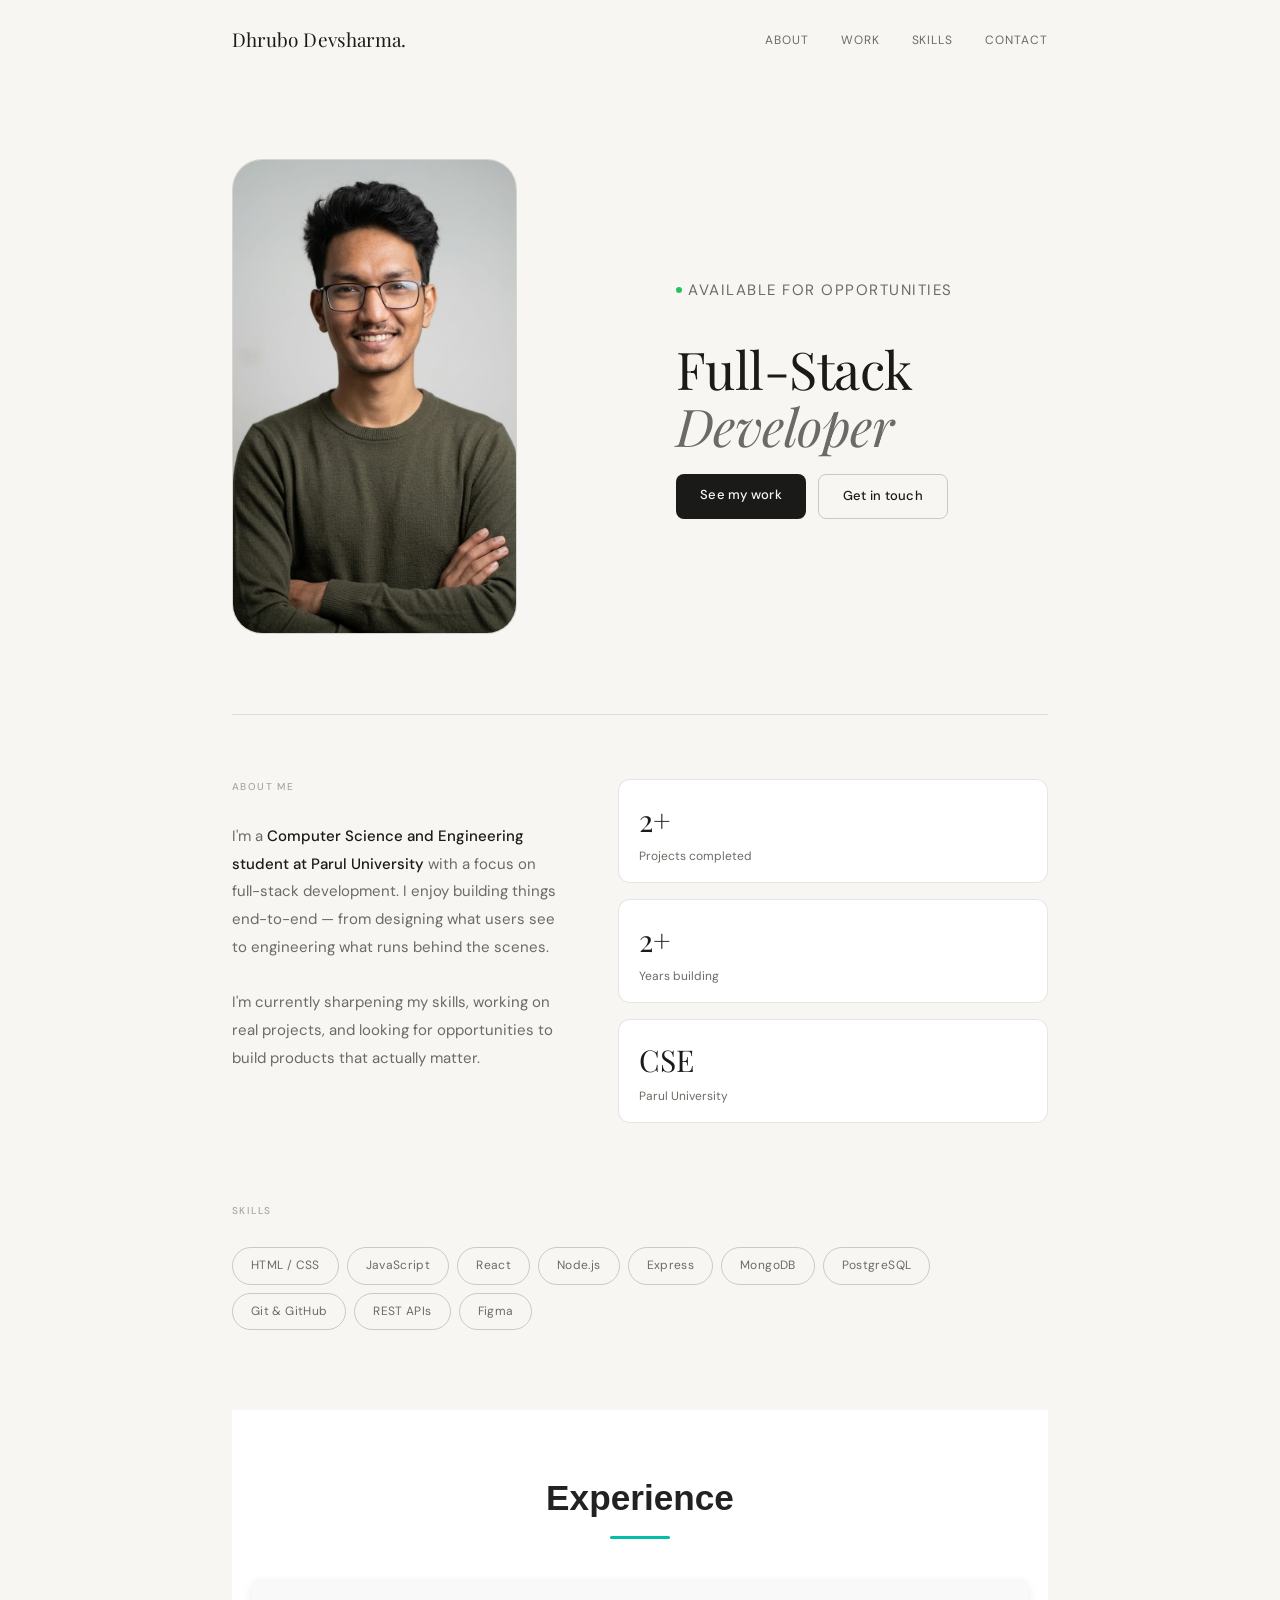
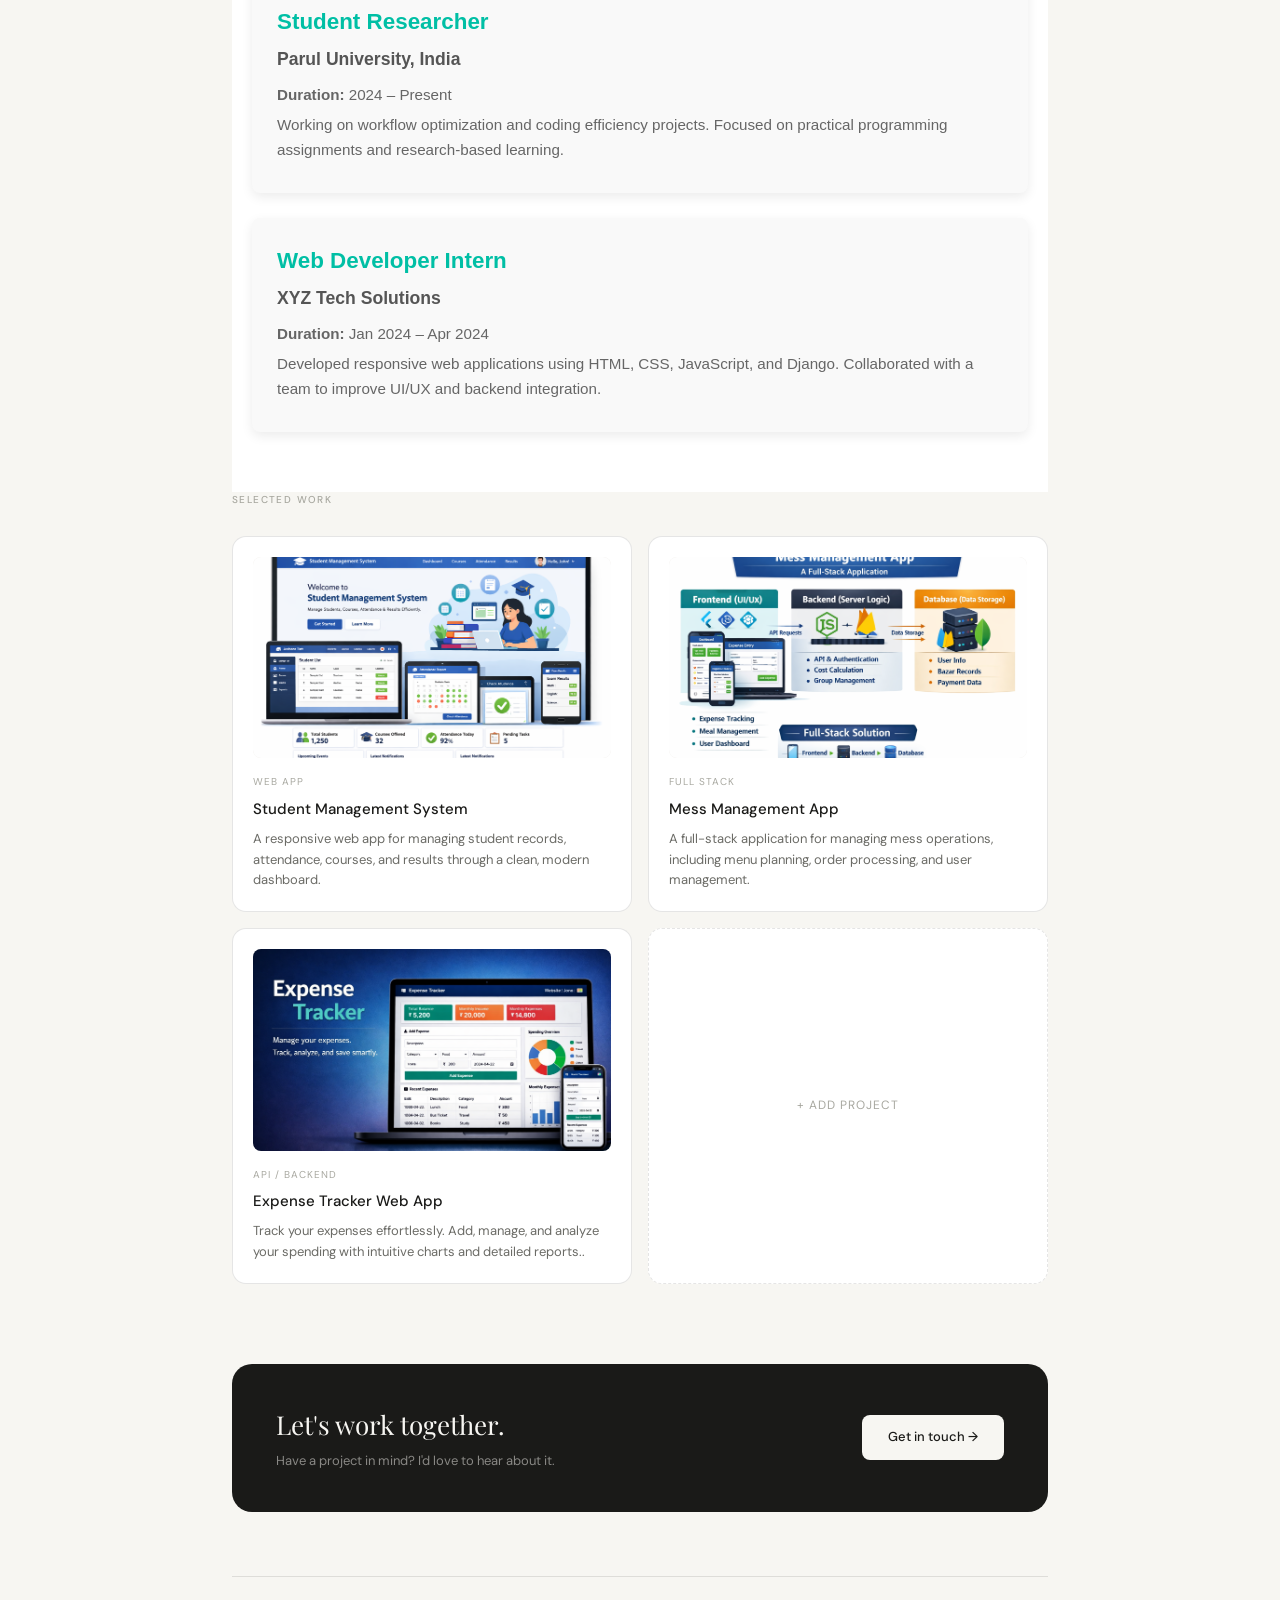
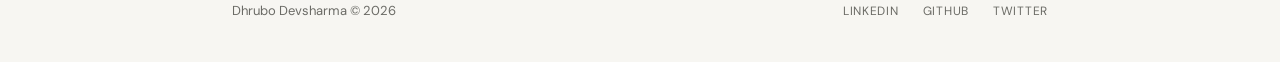
<file: index.html>
<!DOCTYPE html>
<html lang="en">
<head>
  <meta charset="UTF-8" />
  <meta name="viewport" content="width=device-width, initial-scale=1.0" />
  <title>Dhrubo Devsharma — Portfolio</title>
  <link rel="stylesheet" href="style.css" />
</head>
<body>

<div class="wrap">

  <!-- NAV -->
  <nav id="nav">
    <span class="logo">Dhrubo Devsharma.</span>
    <ul class="nav-links">
      <li><a href="#about">About</a></li>
      <li><a href="#work">Work</a></li>
      <li><a href="#skills">Skills</a></li>
      <li><a href="#contact">Contact</a></li>
    </ul>
  </nav>

  <!-- HERO -->
  <section class="hero">
      <div class="photo-wrap">
      <div class="photo-frame">
        <!-- TO ADD PHOTO: uncomment the line below and set your image path -->
        <img src="LinkedInPhoto.jpeg" alt="Dhrubo Devsharma" style="display:block">
    
      
      </div>
    </div>
    <div class="hero-text">
      <p class="hero-tag">
        <span class="dot-green"></span> Available for opportunities
      </p>
      <h1>Full-Stack<br><em>Developer</em></h1>
    
      <div class="btn-row">
        <a class="btn btn-dark" href="#work">See my work</a>
        <a class="btn btn-ghost" href="mailto:devsharmadhrubo06@email.com">Get in touch</a>
      </div>
    </div>
  
  </section>

  <div class="divider"></div>

  <!-- ABOUT -->
  <section id="about">
    <div>
      <p class="sec-label">About me</p>
      <p class="about-text">
        I'm a <strong>Computer Science and Engineering student at Parul University</strong> with a focus on full-stack development. I enjoy building things end-to-end — from designing what users see to engineering what runs behind the scenes.<br><br>
        I'm currently sharpening my skills, working on real projects, and looking for opportunities to build products that actually matter.
      </p>
    </div>
    <div class="stats">
      <div class="stat-card">
        <div class="stat-num">2+</div>
        <div class="stat-desc">Projects completed</div>
      </div>
      <div class="stat-card">
        <div class="stat-num">2+</div>
        <div class="stat-desc">Years building</div>
      </div>
      <div class="stat-card">
        <div class="stat-num">CSE</div>
        <div class="stat-desc">Parul University</div>
      </div>
    </div>
  </section>

  <!-- SKILLS -->
  <section id="skills">
    <p class="sec-label">Skills</p>
    <div class="skill-pills">
      <span class="pill">HTML / CSS</span>
      <span class="pill">JavaScript</span>
      <span class="pill">React</span>
      <span class="pill">Node.js</span>
      <span class="pill">Express</span>
      <span class="pill">MongoDB</span>
      <span class="pill">PostgreSQL</span>
      <span class="pill">Git & GitHub</span>
      <span class="pill">REST APIs</span>
      <span class="pill">Figma</span>
    </div>
  </section>
  <section id="experience">
  <h2>Experience</h2>
  <div class="experience-container">

    <div class="experience-item">
      <h3>Student Researcher</h3>
      <h4>Parul University, India</h4>
      <p><strong>Duration:</strong> 2024 – Present</p>
      <p>Working on workflow optimization and coding efficiency projects. Focused on practical programming assignments and research-based learning.</p>
    </div>
    
     <div class="experience-item">
      <h3>Web Developer Intern</h3>
      <h4>XYZ Tech Solutions</h4>
      <p><strong>Duration:</strong> Jan 2024 – Apr 2024</p>
      <p>Developed responsive web applications using HTML, CSS, JavaScript, and Django. Collaborated with a team to improve UI/UX and backend integration.</p>
    </div>

  </div>
</section>


  <!-- PROJECTS -->
  <section id="work">
    <p class="sec-label">Selected work</p>
    <div class="projects-grid">
      <a class="proj-card" href="#">
        <div class="proj-thumb"><img src="student_management.png" alt="Student Management System"></div>
        <p class="proj-type">Web App</p>
        <p class="proj-title">Student Management System</p>
        <p class="proj-desc">A responsive web app for managing student records, attendance, courses, and results through a clean, modern dashboard.</p>
      </a>
      <a class="proj-card" href="#">
        <div class="proj-thumb"><img src="mess_management.png" alt="Mess Management App"></div>
        <p class="proj-type">Full Stack</p>
        <p class="proj-title">Mess Management App</p>
        <p class="proj-desc">A full-stack application for managing mess operations, including menu planning, order processing, and user management.</p>
      </a>
      <a class="proj-card" href="#">
        <div class="proj-thumb"><img src="expense_tracker.png" alt="Expense Tracker Web App"></div>
        <p class="proj-type">API / Backend</p>
        <p class="proj-title">Expense Tracker Web App </p>
        <p class="proj-desc">Track your expenses effortlessly. Add, manage, and analyze your spending with intuitive charts and detailed reports..</p>
      </a>
      <div class="proj-card proj-add">
        <span>+ Add project</span>
      </div>
    </div>
  </section>

  <!-- CONTACT -->
  <div id="contact">
    <div>
      <h3>Let's work together.</h3>
      <p>Have a project in mind? I'd love to hear about it.</p>
    </div>
    <a class="btn-light" href="mailto:devsharmadhrubo06@email.com">Get in touch →</a>
  </div>

  <!-- FOOTER -->
  <footer>
    <span class="footer-name">Dhrubo Devsharma © 2026</span>
    <div class="social-links">
      <a href="https://www.linkedin.com/in/dhrubo-devsharma-912366291/">LinkedIn</a>
      <a href="https://github.com/DhruboDevsharma">GitHub</a>
      <a href="#">Twitter</a>
    </div>
  </footer>

</div>

<script>
  const nav = document.getElementById('nav');
  window.addEventListener('scroll', () => {
    nav.classList.toggle('scrolled', window.scrollY > 20);
  });
</script>

</body>
</html>
</file>
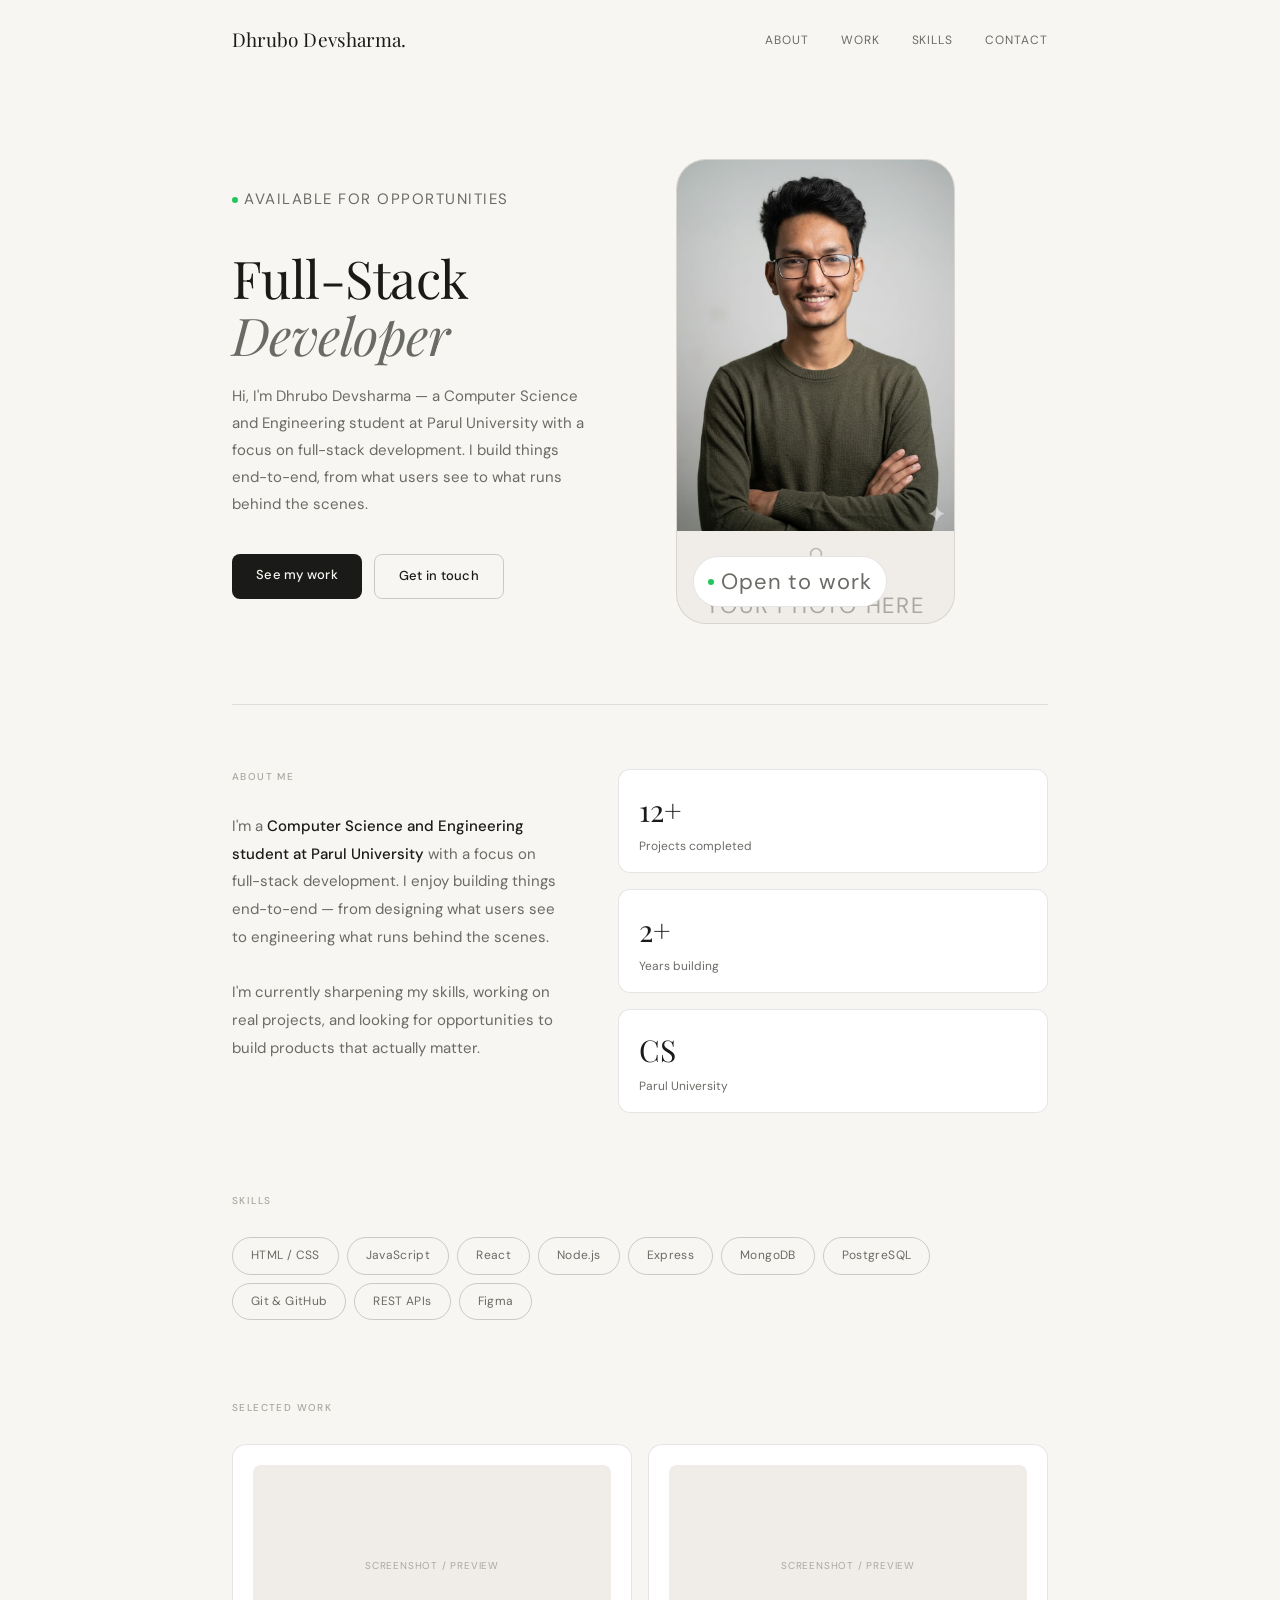
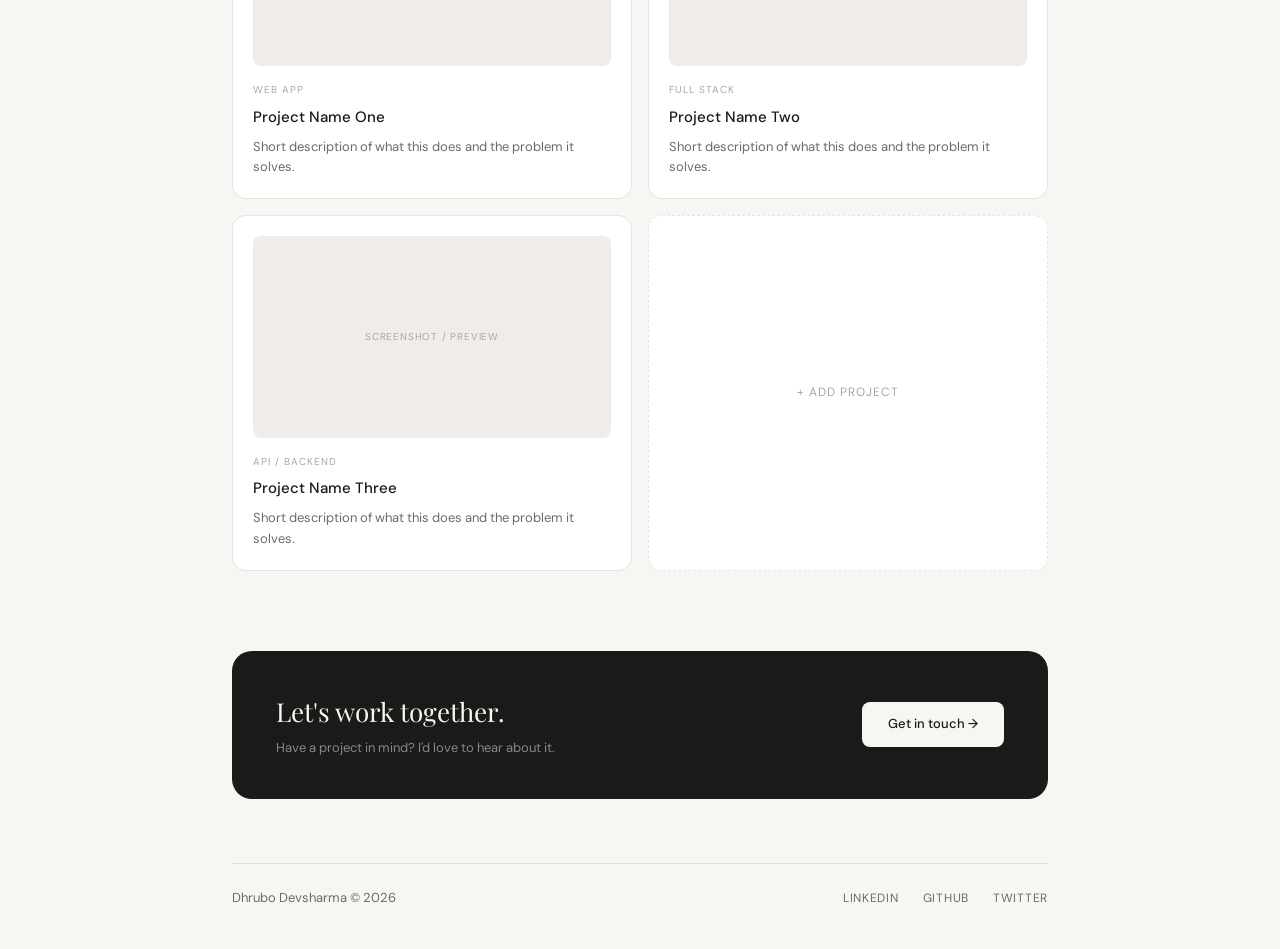
<file: Portfolio.html>
<!DOCTYPE html>
<html lang="en">
<head>
  <meta charset="UTF-8" />
  <meta name="viewport" content="width=device-width, initial-scale=1.0" />
  <title>Dhrubo Devsharma — Portfolio</title>
  <link rel="stylesheet" href="style.css" />
</head>
<body>

<div class="wrap">

  <!-- NAV -->
  <nav id="nav">
    <span class="logo">Dhrubo Devsharma.</span>
    <ul class="nav-links">
      <li><a href="#about">About</a></li>
      <li><a href="#work">Work</a></li>
      <li><a href="#skills">Skills</a></li>
      <li><a href="#contact">Contact</a></li>
    </ul>
  </nav>

  <!-- HERO -->
  <section class="hero">
    <div class="hero-text">
      <p class="hero-tag">
        <span class="dot-green"></span> Available for opportunities
      </p>
      <h1>Full-Stack<br><em>Developer</em></h1>
      <p>Hi, I'm Dhrubo Devsharma — a Computer Science and Engineering student at Parul University with a focus on full-stack development. I build things end-to-end, from what users see to what runs behind the scenes.</p>
      <div class="btn-row">
        <a class="btn btn-dark" href="#work">See my work</a>
        <a class="btn btn-ghost" href="mailto:dhrubo@email.com">Get in touch</a>
      </div>
    </div>
    <div class="photo-wrap">
      <div class="photo-frame">
        <!-- TO ADD PHOTO: uncomment the line below and set your image path -->
        <img src="LinkedInPhoto.jpeg" alt="Dhrubo Devsharma" style="display:block">
        <svg class="photo-icon" width="48" height="48" viewBox="0 0 24 24" fill="none" stroke="#1a1a18" stroke-width="1.2">
          <circle cx="12" cy="8" r="4"/>
          <path d="M4 20c0-4 3.6-7 8-7s8 3 8 7"/>
        </svg>
        <span class="photo-hint">Your photo here</span>
        <div class="status-badge">
          <span class="dot-green"></span> Open to work
        </div>
      </div>
    </div>
  </section>

  <div class="divider"></div>

  <!-- ABOUT -->
  <section id="about">
    <div>
      <p class="sec-label">About me</p>
      <p class="about-text">
        I'm a <strong>Computer Science and Engineering student at Parul University</strong> with a focus on full-stack development. I enjoy building things end-to-end — from designing what users see to engineering what runs behind the scenes.<br><br>
        I'm currently sharpening my skills, working on real projects, and looking for opportunities to build products that actually matter.
      </p>
    </div>
    <div class="stats">
      <div class="stat-card">
        <div class="stat-num">12+</div>
        <div class="stat-desc">Projects completed</div>
      </div>
      <div class="stat-card">
        <div class="stat-num">2+</div>
        <div class="stat-desc">Years building</div>
      </div>
      <div class="stat-card">
        <div class="stat-num">CS</div>
        <div class="stat-desc">Parul University</div>
      </div>
    </div>
  </section>

  <!-- SKILLS -->
  <section id="skills">
    <p class="sec-label">Skills</p>
    <div class="skill-pills">
      <span class="pill">HTML / CSS</span>
      <span class="pill">JavaScript</span>
      <span class="pill">React</span>
      <span class="pill">Node.js</span>
      <span class="pill">Express</span>
      <span class="pill">MongoDB</span>
      <span class="pill">PostgreSQL</span>
      <span class="pill">Git & GitHub</span>
      <span class="pill">REST APIs</span>
      <span class="pill">Figma</span>
    </div>
  </section>

  <!-- PROJECTS -->
  <section id="work">
    <p class="sec-label">Selected work</p>
    <div class="projects-grid">
      <a class="proj-card" href="#">
        <div class="proj-thumb"><span>Screenshot / preview</span></div>
        <p class="proj-type">Web App</p>
        <p class="proj-title">Project Name One</p>
        <p class="proj-desc">Short description of what this does and the problem it solves.</p>
      </a>
      <a class="proj-card" href="#">
        <div class="proj-thumb"><span>Screenshot / preview</span></div>
        <p class="proj-type">Full Stack</p>
        <p class="proj-title">Project Name Two</p>
        <p class="proj-desc">Short description of what this does and the problem it solves.</p>
      </a>
      <a class="proj-card" href="#">
        <div class="proj-thumb"><span>Screenshot / preview</span></div>
        <p class="proj-type">API / Backend</p>
        <p class="proj-title">Project Name Three</p>
        <p class="proj-desc">Short description of what this does and the problem it solves.</p>
      </a>
      <div class="proj-card proj-add">
        <span>+ Add project</span>
      </div>
    </div>
  </section>

  <!-- CONTACT -->
  <div id="contact">
    <div>
      <h3>Let's work together.</h3>
      <p>Have a project in mind? I'd love to hear about it.</p>
    </div>
    <a class="btn-light" href="mailto:dhrubo@email.com">Get in touch →</a>
  </div>

  <!-- FOOTER -->
  <footer>
    <span class="footer-name">Dhrubo Devsharma © 2026</span>
    <div class="social-links">
      <a href="#">LinkedIn</a>
      <a href="#">GitHub</a>
      <a href="#">Twitter</a>
    </div>
  </footer>

</div>

<script>
  const nav = document.getElementById('nav');
  window.addEventListener('scroll', () => {
    nav.classList.toggle('scrolled', window.scrollY > 20);
  });
</script>

</body>
</html>
</file>
<file: style.css>
@import url('https://fonts.googleapis.com/css2?family=Playfair+Display:wght@400;500&family=DM+Sans:wght@300;400;500&display=swap');

*, *::before, *::after { margin: 0; padding: 0; box-sizing: border-box; }

:root {
  --bg: #f7f6f2;
  --bg-card: #ffffff;
  --bg-muted: #f0ede8;
  --text: #1a1a18;
  --text-secondary: #6b6b66;
  --text-tertiary: #a8a8a0;
  --border: rgba(0,0,0,0.1);
  --border-strong: rgba(0,0,0,0.18);
}

html { scroll-behavior: smooth; }

body {
  font-family: 'DM Sans', sans-serif;
  background: var(--bg);
  color: var(--text);
  line-height: 1.6;
}

.wrap { max-width: 880px; margin: 0 auto; padding: 0 2rem; }

/* NAV */
nav {
  display: flex;
  justify-content: space-between;
  align-items: center;
  padding: 1.5rem 0 0;
  position: sticky;
  top: 0;
  background: var(--bg);
  z-index: 100;
  border-bottom: 0.5px solid transparent;
  transition: border-color 0.3s;
}
nav.scrolled { border-color: var(--border); }
.logo {
  font-family: 'Playfair Display', serif;
  font-size: 19px;
  font-weight: 400;
  letter-spacing: 0.01em;
  padding-bottom: 1.5rem;
}
.nav-links {
  display: flex;
  gap: 2rem;
  list-style: none;
  padding-bottom: 1.5rem;
}
.nav-links a {
  font-size: 12px;
  font-weight: 400;
  color: var(--text-secondary);
  text-decoration: none;
  letter-spacing: 0.08em;
  text-transform: uppercase;
  transition: color 0.2s;
}
.nav-links a:hover { color: var(--text); }

/* HERO */
.hero {
  display: grid;
  grid-template-columns: 380px 1fr;
  gap: 4rem;
  align-items: center;
  padding: 5rem 0;
  opacity: 0;
  animation: fadeUp 0.7s ease forwards 0.1s;
}
.hero-tag {
  display: inline-flex;
  align-items: center;
  gap: 6px;
  font-size: 22px;
  letter-spacing: 0.1em;
  text-transform: uppercase;
  color: var(--text-secondary);
  margin-bottom: 1.25rem;
}
.dot-green {
  width: 6px; height: 6px;
  border-radius: 50%;
  background: #22c55e;
  display: inline-block;
}
.hero h1 {
  font-family: 'Playfair Display', serif;
  font-size: 52px;
  font-weight: 400;
  line-height: 1.1;
  margin-bottom: 1.25rem;
  letter-spacing: -0.01em;
}
.hero h1 em { font-style: italic; color: var(--text-secondary); }
.hero p {
  font-size: 15px;
  color: var(--text-secondary);
  line-height: 1.8;
  max-width: 360px;
  margin-bottom: 2.25rem;
}
.btn-row { display: flex; gap: 0.75rem; }
.btn {
  padding: 11px 24px;
  font-size: 13px;
  font-family: 'DM Sans', sans-serif;
  border-radius: 8px;
  cursor: pointer;
  text-decoration: none;
  font-weight: 500;
  letter-spacing: 0.02em;
  transition: all 0.2s;
  display: inline-block;
}
.btn-dark { background: var(--text); color: var(--bg); border: none; }
.btn-dark:hover { opacity: 0.8; }
.btn-ghost {
  background: transparent;
  color: var(--text);
  border: 0.5px solid var(--border-strong);
}
.btn-ghost:hover { background: var(--bg-muted); }

/* PHOTO */
.photo-wrap { position: relative; }
.photo-frame {
  width: 75%;
  aspect-ratio: 3/5;
  background: var(--bg-muted);
  border-radius: 30px;
  border: 0.5px solid var(--border);
  overflow: hidden;
  display: flex;
  flex-direction: column;
  align-items: center;
  justify-content: center;
  gap: 0.75rem;
  position: relative;
}
.photo-frame img {
  width: 100%; 
  height: 100%;
  object-fit: cover;
  display: none;
}
.photo-icon { opacity: 0.25; }
.photo-hint {
  font-size: 22px;
  letter-spacing: 0.08em;
  text-transform: uppercase;
  color: var(--text-tertiary);
}
.status-badge {
  position: absolute;
  bottom: 16px; left: 16px;
  background: var(--bg-card);
  border: 0.5px solid var(--border);
  border-radius: 100px;
  padding: 7px 14px;
  display: flex;
  align-items: center;
  gap: 7px;
  font-size: 22px;
  color: var(--text-secondary);
  letter-spacing: 0.04em;
}

/* DIVIDER */
.divider {
  height: 0.5px;
  background: var(--border);
  margin: 0 0 4rem;
}

/* SECTION LABEL */
.sec-label {
  font-size: 10px;
  letter-spacing: 0.14em;
  text-transform: uppercase;
  color: var(--text-tertiary);
  font-weight: 500;
  margin-bottom: 1.75rem;
}

/* ABOUT */
#about {
  display: grid;
  grid-template-columns: 1fr 1.3fr;
  gap: 3.5rem;
  margin-bottom: 5rem;
  opacity: 0;
  animation: fadeUp 0.7s ease forwards 0.3s;
}
.about-text {
  font-size: 15px;
  color: var(--text-secondary);
  line-height: 1.85;
}
.about-text strong { color: var(--text); font-weight: 500; }
.stats { display: flex; flex-direction: column; gap: 1rem; }
.stat-card {
  background: var(--bg-card);
  border: 0.5px solid var(--border);
  border-radius: 12px;
  padding: 1rem 1.25rem;
}
.stat-num {
  font-family: 'Playfair Display', serif;
  font-size: 30px;
  font-weight: 400;
  color: var(--text);
}
.stat-desc {
  font-size: 12px;
  color: var(--text-secondary);
  margin-top: 3px;
}

/* SKILLS */
#skills {
  margin-bottom: 5rem;
  opacity: 0;
  animation: fadeUp 0.7s ease forwards 0.4s;
}
.skill-pills { display: flex; flex-wrap: wrap; gap: 8px; }
.pill {
  padding: 8px 18px;
  font-size: 12px;
  border-radius: 100px;
  border: 0.5px solid var(--border-strong);
  color: var(--text-secondary);
  letter-spacing: 0.03em;
  background: transparent;
  transition: all 0.18s;
  cursor: default;
}
.pill:hover { background: var(--bg-muted); color: var(--text); }

/* PROJECTS */
#work {
  margin-bottom: 5rem;
  opacity: 0;
  animation: fadeUp 0.7s ease forwards 0.5s;
}
.projects-grid {
  display: grid;
  grid-template-columns: 1fr 1fr;
  gap: 1rem;
}
.proj-card {
  background: var(--bg-card);
  border: 0.5px solid var(--border);
  border-radius: 14px;
  padding: 1.25rem;
  transition: border-color 0.2s, transform 0.2s;
  cursor: pointer;
  text-decoration: none;
  color: inherit;
  display: block;
}
.proj-card:hover { border-color: var(--border-strong); transform: translateY(-2px); }
.proj-thumb {
  width: 100%;
  aspect-ratio: 16/9;
  background: var(--bg-muted);
  border-radius: 8px;
  margin-bottom: 1rem;
  display: flex;
  align-items: center;
  justify-content: center;
}
.proj-thumb span {
  font-size: 10px;
  letter-spacing: 0.08em;
  text-transform: uppercase;
  color: var(--text-tertiary);
}
.proj-thumb img {
  width: 100%;
  height: 100%;
  object-fit: cover;   /* ছবিটা container-এর মধ্যে সুন্দরভাবে fit হবে */
  border-radius: 8px;
}

.proj-type {
  font-size: 10px;
  letter-spacing: 0.1em;
  text-transform: uppercase;
  color: var(--text-tertiary);
  margin-bottom: 0.4rem;
}
.proj-title {
  font-size: 15px;
  font-weight: 500;
  margin-bottom: 0.5rem;
}
.proj-desc { font-size: 13px; color: var(--text-secondary); line-height: 1.6; }
.proj-add {
  border-style: dashed !important;
  display: flex;
  align-items: center;
  justify-content: center;
  min-height: 200px;
}
.proj-add span {
  font-size: 12px;
  letter-spacing: 0.08em;
  text-transform: uppercase;
  color: var(--text-tertiary);
}

/* CONTACT */
#contact {
  background: var(--text);
  border-radius: 20px;
  padding: 2.5rem 2.75rem;
  display: flex;
  justify-content: space-between;
  align-items: center;
  margin-bottom: 4rem;
  opacity: 0;
  animation: fadeUp 0.7s ease forwards 0.6s;
}
#contact h3 {
  font-family: 'Playfair Display', serif;
  font-size: 26px;
  font-weight: 400;
  color: #f7f6f2;
  margin-bottom: 6px;
}
#contact p { font-size: 13px; color: rgba(247,246,242,0.5); }
.btn-light {
  background: var(--bg);
  color: var(--text);
  border: none;
  padding: 12px 26px;
  font-size: 13px;
  font-family: 'DM Sans', sans-serif;
  font-weight: 500;
  border-radius: 8px;
  text-decoration: none;
  white-space: nowrap;
  transition: opacity 0.2s;
}
.btn-light:hover { opacity: 0.85; }

/* FOOTER */
footer {
  padding: 1.5rem 0 2.5rem;
  display: flex;
  justify-content: space-between;
  align-items: center;
  border-top: 0.5px solid var(--border);
}
.footer-name { font-size: 13px; color: var(--text-secondary); }
.social-links { display: flex; gap: 1.5rem; }
.social-links a {
  font-size: 12px;
  color: var(--text-secondary);
  text-decoration: none;
  letter-spacing: 0.06em;
  text-transform: uppercase;
  transition: color 0.2s;
}
.social-links a:hover { color: var(--text); }

/* ANIMATIONS */
@keyframes fadeUp {
  from { opacity: 0; transform: translateY(18px); }
  to   { opacity: 1; transform: translateY(0); }
}

/* RESPONSIVE */
@media (max-width: 680px) {
  .hero { grid-template-columns: 1fr; gap: 2.5rem; }
  .photo-frame { aspect-ratio: 3/2; }
  #about { grid-template-columns: 1fr; gap: 2rem; }
  .projects-grid { grid-template-columns: 1fr; }
  #contact { flex-direction: column; gap: 1.5rem; text-align: center; }
  .hero h1 { font-size: 38px; }
}

/* Modern Experience Section */
#experience {
  background: #ffffff;
  padding: 60px 20px;
  font-family: 'Segoe UI', sans-serif;
}

#experience h2 {
  text-align: center;
  font-size: 2.2rem;
  font-weight: 600;
  color: #222;
  margin-bottom: 40px;
  position: relative;
}

#experience h2::after {
  content: "";
  display: block;
  width: 60px;
  height: 3px;
  background: #00bfa5;
  margin: 10px auto 0;
  border-radius: 2px;
}

.experience-container {
  max-width: 900px;
  margin: auto;
  display: grid;
  gap: 25px;
}

.experience-item {
  background: #f9f9f9;
  border-radius: 8px;
  padding: 25px;
  box-shadow: 0 4px 12px rgba(0,0,0,0.08);
  transition: transform 0.2s ease, box-shadow 0.2s ease;
}

.experience-item:hover {
  transform: translateY(-5px);
  box-shadow: 0 6px 16px rgba(0,0,0,0.12);
}

.experience-item h3 {
  margin: 0;
  font-size: 1.4rem;
  color: #00bfa5;
  font-weight: 600;
}

.experience-item h4 {
  margin: 5px 0 10px;
  font-size: 1.1rem;
  color: #555;
}

.experience-item p {
  margin: 6px 0;
  color: #666;
  line-height: 1.6;
  font-size: 0.95rem;
}
</file>
